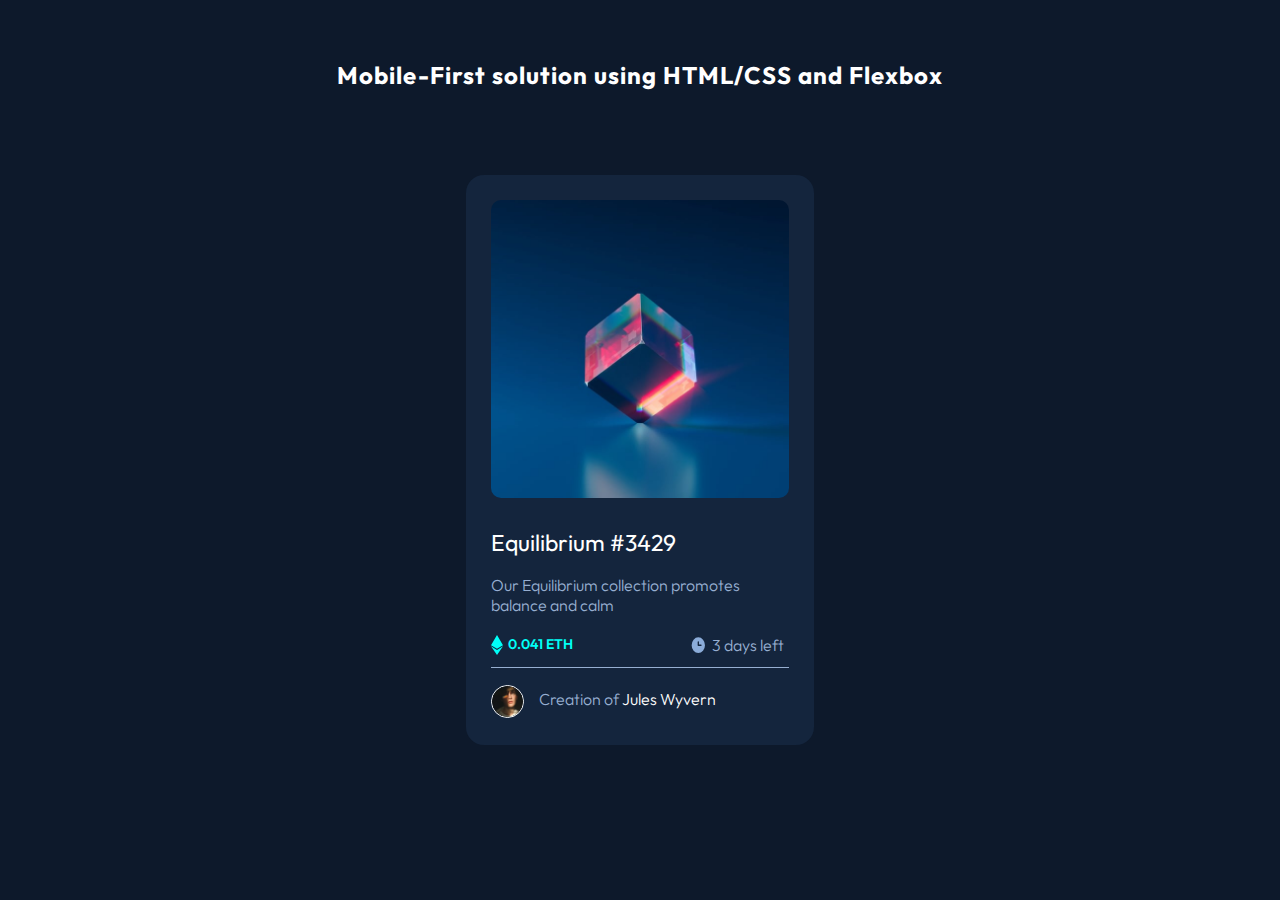
<file: index.html>
<!DOCTYPE html>
<html lang="en">
<head>
  <meta charset="UTF-8">
  <meta name="viewport" content="width=device-width, initial-scale=1.0">

  <link rel="icon" type="image/png" sizes="32x32" href="./images/favicon-32x32.png">

  <link rel="stylesheet" href="./styles/styles.css">
  
  <title>Mobile-First solution using HTML/CSS and Flexbox</title>
    
</head>

<body>

  <h2>Mobile-First solution using HTML/CSS and Flexbox</h2>

  <main class="main">

    <div class="card">

      <div class="info-top">
        <img id="img-equilibrium" src="./images/image-equilibrium.jpg" alt="equilibrium image">
        <h1 id="title">Equilibrium #3429</h1>
        <p id="info-top__paragraph">Our Equilibrium collection promotes balance and calm</p>
      </div>

      <div class="info">

        <div class="info-left">
          <img src="./images/icon-ethereum.svg" alt="view image">
          <p id="info-left_paragraph">0.041 ETH</p>
        </div>
        <div class="info-right">
          <img src="./images/icon-clock.svg" alt="clock image">
          <p id="info-right_paragraph">3 days left</p>
        </div>

      </div>

      <div class="footer">
        <img id="footer-img" src="./images/image-avatar.png" alt="avatar image">
        <p id="footer-paragraph">Creation of <span id="footer-span">Jules Wyvern</span></p>
      </div>
    </div>  

  </main>


</body>
</html>
</file>
<file: styles/styles.css>
@import url('https://fonts.googleapis.com/css2?family=Outfit:wght@300;400;600&display=swap');

:root {

    /* Primary Colors */
    --softBlue: hsl(215, 51%, 70%);
    --cyan: hsl(178, 100%, 50%);

    /* Neutral Colors */
    --darkBlueMainBG: hsl(217, 54%, 11%);
    --darkBlueCardBG: hsl(216, 50%, 16%);
    --darkBlueLine: hsl(215, 32%, 27%);
    --white: hsl(0, 0%, 100%);

    /* Fonts */
    --mainFont: 'Outfit', sans-serif;
    
}

* {
    padding: 0;
    margin: 0;
    box-sizing: border-box;
}

body {
    background-color: var(--darkBlueMainBG);
    font-family: var(--mainFont);
}

body h2 {
    color: var(--white);
    text-align: center;
    margin: 60px 25px;
    letter-spacing: 1px;
}


/* CODE START */


.main {
    padding: 25px 0;
    margin: 25px 60px;
    display: flex;
    justify-content: center;
    align-items: center;
}

.card {
    padding: 25px;
    width: 325px;
    height: 542px;
    overflow: hidden;
    border-radius: 18px;
    background-color: var(--darkBlueCardBG);
}

.card .info-top {
    display: flex;
    flex-direction: column;

}

.card .info-top #img-equilibrium {
    width: 278px;
    height: auto;
    border-radius: 10px;
}

.card .info-top #title {
    margin: 30px 0 18px 0;
    color: var(--white);
    font-size: 23px;
    font-weight: 400;
}

.card .info-top #info-top__paragraph {
    color: #97afd1;
    font-weight: 300;
    margin-bottom: 20px;
}

.info {
    display: flex;
    justify-content: space-between;
    padding-bottom: 12px;
}

.info-left {
    display: flex;
}

.info-left #info-left_paragraph {
    width: 100px;
    color: var(--cyan);
    font-weight: 600;
    font-size: 14px;
    margin: 0 5px;
}

.info-right #info-right_paragraph {
    color: #97afd1;
    margin: 0 5px;
    font-weight: 300;
}

.info-right {
    display: flex;
}

.footer {
    display: flex;
    align-items: center;
    border-top: 1px solid #97afd1;
    padding: 12px 0 0 0;
    font-weight: 300;
}

.footer #footer-img {
    width: 33px;
    border: 1px solid var(--white);
    border-radius: 50%;
    margin: 0 15px 0 0;
}

.footer #footer-paragraph {
    color: #97afd1;
}

.footer #footer-span {
    color: var(--white);
}



/* Media Queries */

@media (max-width: 1440px) {

    .card {
        min-width: 348px;
        height: 570px;
    }

    .card .info-top #img-equilibrium {
        width: 100%;
        height: auto;
        border-radius: 10px;
    }

    .footer #footer-img {
        margin: 5px 15px 0 0;
    }
    
}

@media (max-width: 375px) {

    .card {
        min-width: 325px;
    }

    .card .info-top #img-equilibrium {
        width: 100%;
    }

    .info-left #info-left_paragraph {
        width: 80px;
    }

    
}



/* CODE END */
</file>
